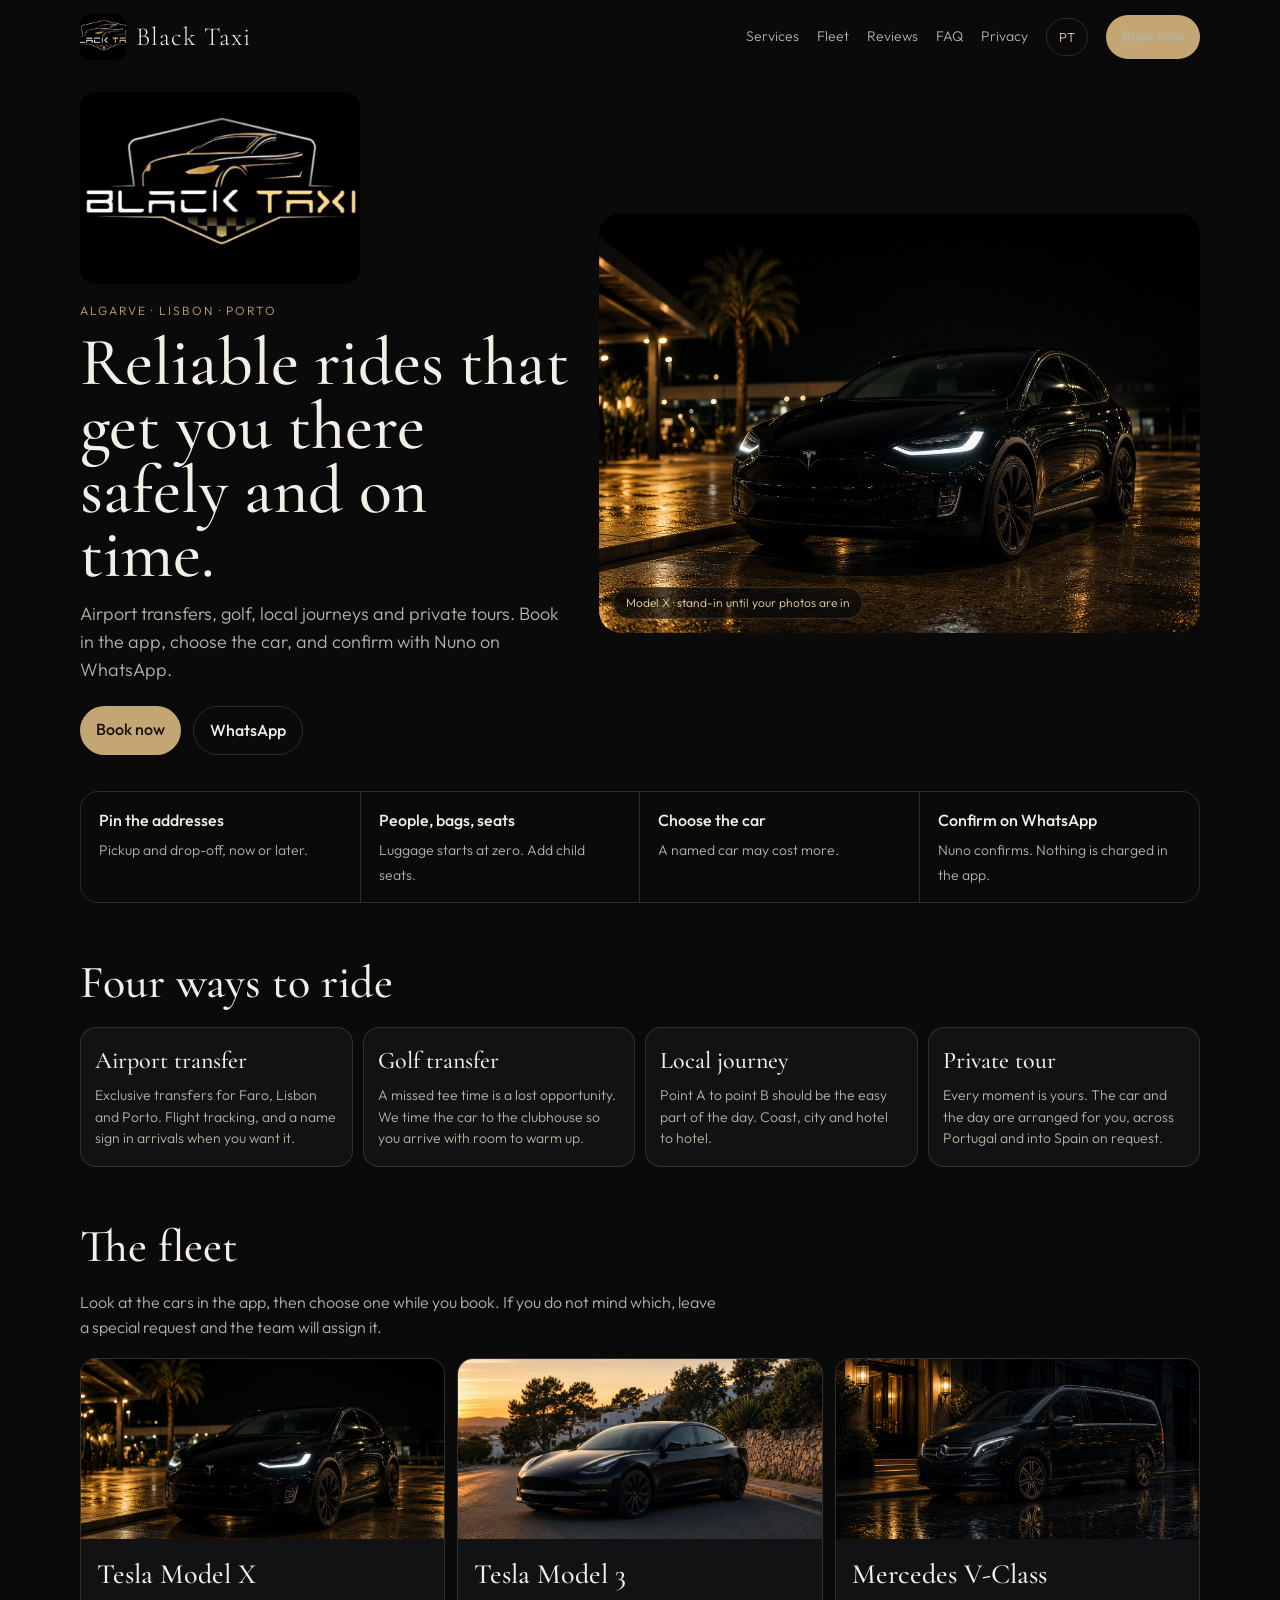
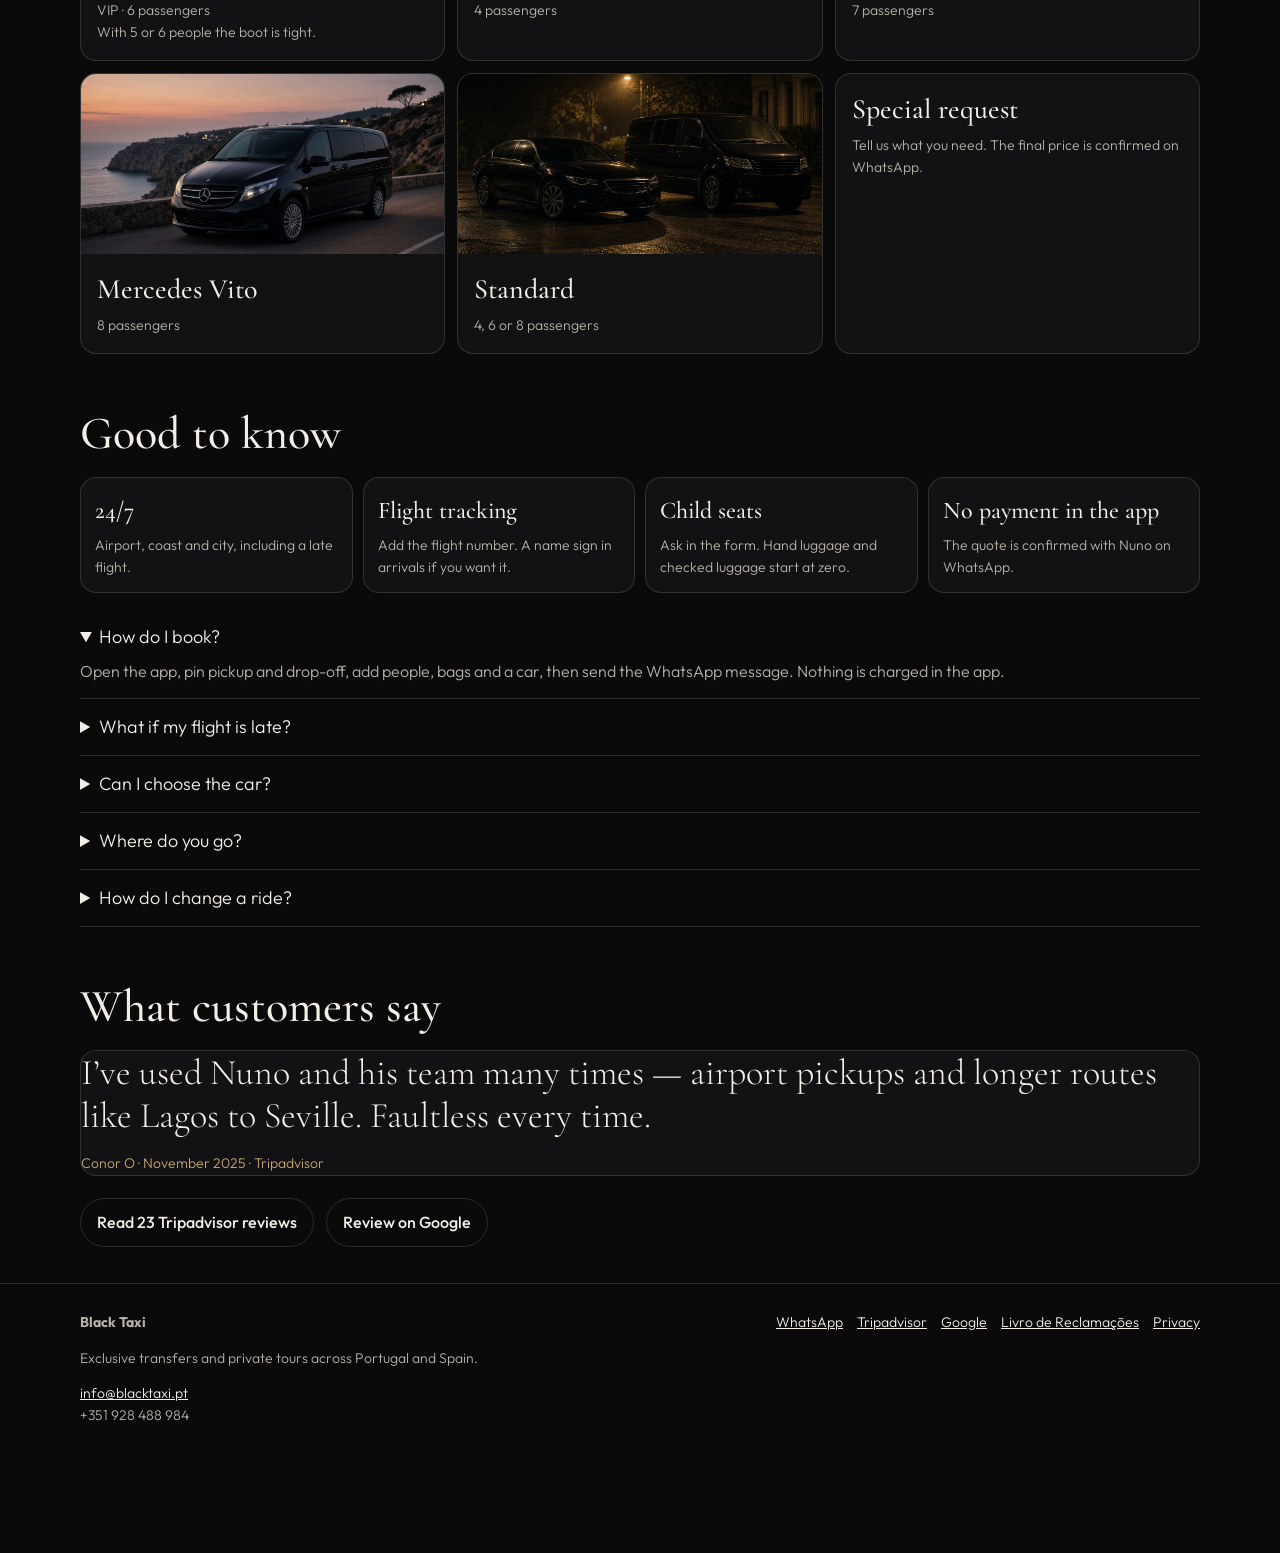
<file: index.html>
<!DOCTYPE html>
<html lang="en">
<head>
  <meta charset="utf-8" />
  <meta name="viewport" content="width=device-width, initial-scale=1" />
  <title>Black Taxi — Private transfers in the Algarve</title>
  <meta name="description" content="Private transfers and tours in the Algarve, Lisbon and Porto. Book in the app. Confirmed on WhatsApp." />
  <link rel="preconnect" href="https://fonts.googleapis.com" />
  <link rel="preconnect" href="https://fonts.gstatic.com" crossorigin />
  <link href="https://fonts.googleapis.com/css2?family=Cormorant+Garamond:ital,wght@0,500;0,600;1,500&family=Outfit:wght@300;400;500;600&display=swap" rel="stylesheet" />
  <link rel="stylesheet" href="styles.css" />
</head>
<body>
  <header class="nav">
    <a class="brand" href="index.html">
      <img src="assets/logo.jpg" alt="Black Taxi" />
      <span>Black Taxi</span>
    </a>
    <nav class="nav-links">
      <a href="#services" data-i="services">Services</a>
      <a href="#fleet" data-i="fleet">Fleet</a>
      <a href="#reviews" data-i="reviews">Reviews</a>
      <a href="#faq" data-i="faq">FAQ</a>
      <a href="privacy.html" data-i="privacy">Privacy</a>
      <button class="lang" type="button" data-lang>PT</button>
      <a class="book" href="https://blacktaxi.grok.me/book" data-i="book">Book now</a>
    </nav>
  </header>

  <main class="wrap">
    <section class="hero">
      <div>
        <img class="mark" src="assets/logo.jpg" alt="Black Taxi mark" />
        <p class="eyebrow" data-i="eyebrow">Algarve · Lisbon · Porto</p>
        <h1 data-i="h1">Reliable rides that get you there safely and on time.</h1>
        <p class="lead" data-i="lead">Airport transfers, golf, local journeys and private tours. Book in the app, choose the car, and confirm with Nuno on WhatsApp.</p>
        <div class="actions">
          <a class="btn" href="https://blacktaxi.grok.me/book" data-i="book">Book now</a>
          <a class="btn ghost" href="https://wa.me/351928488984" data-i="whatsapp">WhatsApp</a>
        </div>
      </div>
      <div class="hero-photo">
        <img src="assets/modelx.jpg" alt="Black Model X at night" />
        <span class="caption" data-i="heroCap">Model X · stand-in until your photos are in</span>
      </div>
    </section>

    <div class="path" aria-label="How booking works">
      <div><strong data-i="st1">Pin the addresses</strong><span data-i="st1s">Pickup and drop-off, now or later.</span></div>
      <div><strong data-i="st2">People and bags</strong><span data-i="st2s">Luggage starts at zero. Add child seats.</span></div>
      <div><strong data-i="st3">Choose the car</strong><span data-i="st3s">A named car may cost more.</span></div>
      <div><strong data-i="st4">WhatsApp</strong><span data-i="st4s">Nuno confirms. Nothing is charged in the app.</span></div>
    </div>

    <section id="services">
      <h2 data-i="sTitle">Four ways to ride</h2>
      <div class="services">
        <article>
          <h3 data-i="airport">Airport transfer</h3>
          <p data-i="airportP">Faro, Lisbon and Porto. Flight tracking, and a name sign if you want it.</p>
        </article>
        <article>
          <h3 data-i="golf">Golf transfer</h3>
          <p data-i="golfP">Timed to the clubhouse, so the tee time is not the thing you miss.</p>
        </article>
        <article>
          <h3 data-i="local">Local journey</h3>
          <p data-i="localP">Coast, city, hotel to hotel. The easy part of the day.</p>
        </article>
        <article>
          <h3 data-i="tour">Private tour</h3>
          <p data-i="tourP">The car is yours for the day. Spain on request.</p>
        </article>
      </div>
    </section>

    <section id="fleet">
      <h2 data-i="fTitle">The fleet</h2>
      <p class="sub" data-i="fSub">Choose one in the app, or leave a special request and the team assigns the car.</p>
      <div class="fleet">
        <article class="car">
          <img src="assets/modelx.jpg" alt="Tesla Model X" />
          <div>
            <h3 data-i="x">Tesla Model X</h3>
            <p data-i="xp">VIP · 6 passengers</p>
            <p class="note" data-i="xnote">With 5 or 6 people the boot is tight.</p>
          </div>
        </article>
        <article class="car">
          <img src="assets/model3.jpg" alt="Tesla Model 3" />
          <div>
            <h3 data-i="m3">Tesla Model 3</h3>
            <p data-i="m3p">4 passengers</p>
          </div>
        </article>
        <article class="car">
          <img src="assets/vclass.jpg" alt="Mercedes V-Class" />
          <div>
            <h3 data-i="v">Mercedes V-Class</h3>
            <p data-i="vp">7 passengers</p>
          </div>
        </article>
        <article class="car">
          <img src="assets/vito.jpg" alt="Mercedes Vito" />
          <div>
            <h3 data-i="vito">Mercedes Vito</h3>
            <p data-i="vitop">8 passengers</p>
          </div>
        </article>
        <article class="car">
          <img src="assets/standard.jpg" alt="Standard cars" />
          <div>
            <h3 data-i="std">Standard</h3>
            <p data-i="stdp">4, 6 or 8 passengers</p>
          </div>
        </article>
        <article class="car">
          <div>
            <h3 data-i="special">Special request</h3>
            <p data-i="specialp">Tell us what you need. The quote is confirmed on WhatsApp.</p>
          </div>
        </article>
      </div>
    </section>

    <section id="faq">
      <h2 data-i="faqTitle">Good to know</h2>
      <div class="know">
        <article><h3 data-i="k1">24/7</h3><p data-i="k1p">Airport, coast and city, including a late flight.</p></article>
        <article><h3 data-i="k2">Flight tracking</h3><p data-i="k2p">Add the flight number. A name sign in arrivals if you want it.</p></article>
        <article><h3 data-i="k3">Child seats</h3><p data-i="k3p">Ask in the form. Hand luggage and checked luggage start at zero.</p></article>
        <article><h3 data-i="k4">No payment in the app</h3><p data-i="k4p">The quote is confirmed with Nuno on WhatsApp.</p></article>
      </div>
      <div class="faq">
        <details open>
          <summary data-i="fq1">How do I book?</summary>
          <p data-i="fa1">Open the app, pin pickup and drop-off, add people, bags and a car, then send the WhatsApp message. Nothing is charged in the app.</p>
        </details>
        <details>
          <summary data-i="fq2">What if my flight is late?</summary>
          <p data-i="fa2">Put the flight number in the note. We track the flight. Message WhatsApp if the plan changes.</p>
        </details>
        <details>
          <summary data-i="fq3">Can I choose the car?</summary>
          <p data-i="fa3">Yes. Model X, Model 3, V-Class, Vito, a standard car, or a special request. A named car may cost more. If you do not mind, the team assigns one.</p>
        </details>
        <details>
          <summary data-i="fq4">Where do you go?</summary>
          <p data-i="fa4">Algarve, Lisbon and Porto. Faro, Lisbon and Porto airports. Spain on request, including longer runs such as Lagos to Seville.</p>
        </details>
        <details>
          <summary data-i="fq5">How do I change a ride?</summary>
          <p data-i="fa5">Reply on the same WhatsApp chat with the reference. We do not publish a cancellation fee here.</p>
        </details>
      </div>
    </section>

    <section id="reviews">
      <h2 data-i="rTitle">What customers say</h2>
      <article class="quote">
        <p data-i="q1">I’ve used Nuno and his team many times — airport pickups and longer routes like Lagos to Seville. Faultless every time.</p>
        <div class="who">Conor O · November 2025 · Tripadvisor</div>
      </article>
      <div class="actions">
        <a class="btn ghost" href="https://www.tripadvisor.pt/Attraction_Review-g189117-d34196242-Reviews-Black_Taxi-Lagos_Faro_District_Algarve.html" data-i="read">Read 23 Tripadvisor reviews</a>
        <a class="btn ghost" href="https://search.google.com/local/writereview?placeid=ChIJmSr0-dzE8KQRjGhUb8ZGeVg" data-i="google">Review on Google</a>
      </div>
    </section>
  </main>

  <footer>
    <div class="wrap foot">
      <div>
        <strong>Black Taxi</strong>
        <p data-i="foot">Exclusive transfers and private tours across Portugal and Spain.</p>
        <p><a href="mailto:info@blacktaxi.pt">info@blacktaxi.pt</a><br />+351 928 488 984</p>
      </div>
      <div class="links">
        <a href="https://wa.me/351928488984">WhatsApp</a>
        <a href="https://www.tripadvisor.pt/Attraction_Review-g189117-d34196242-Reviews-Black_Taxi-Lagos_Faro_District_Algarve.html">Tripadvisor</a>
        <a href="https://search.google.com/local/writereview?placeid=ChIJmSr0-dzE8KQRjGhUb8ZGeVg">Google</a>
        <a href="https://www.livroreclamacoes.pt/inicio">Livro de Reclamações</a>
        <a href="privacy.html" data-i="privacy">Privacy</a>
      </div>
    </div>
  </footer>

  <div class="dock">
    <button class="dock-lang" type="button" data-lang>PT</button>
    <a class="btn ghost" href="https://wa.me/351928488984" data-i="whatsapp">WhatsApp</a>
    <a class="btn" href="https://blacktaxi.grok.me/book" data-i="book">Book now</a>
  </div>
  <script src="app.js"></script>
</body>
</html>
</file>
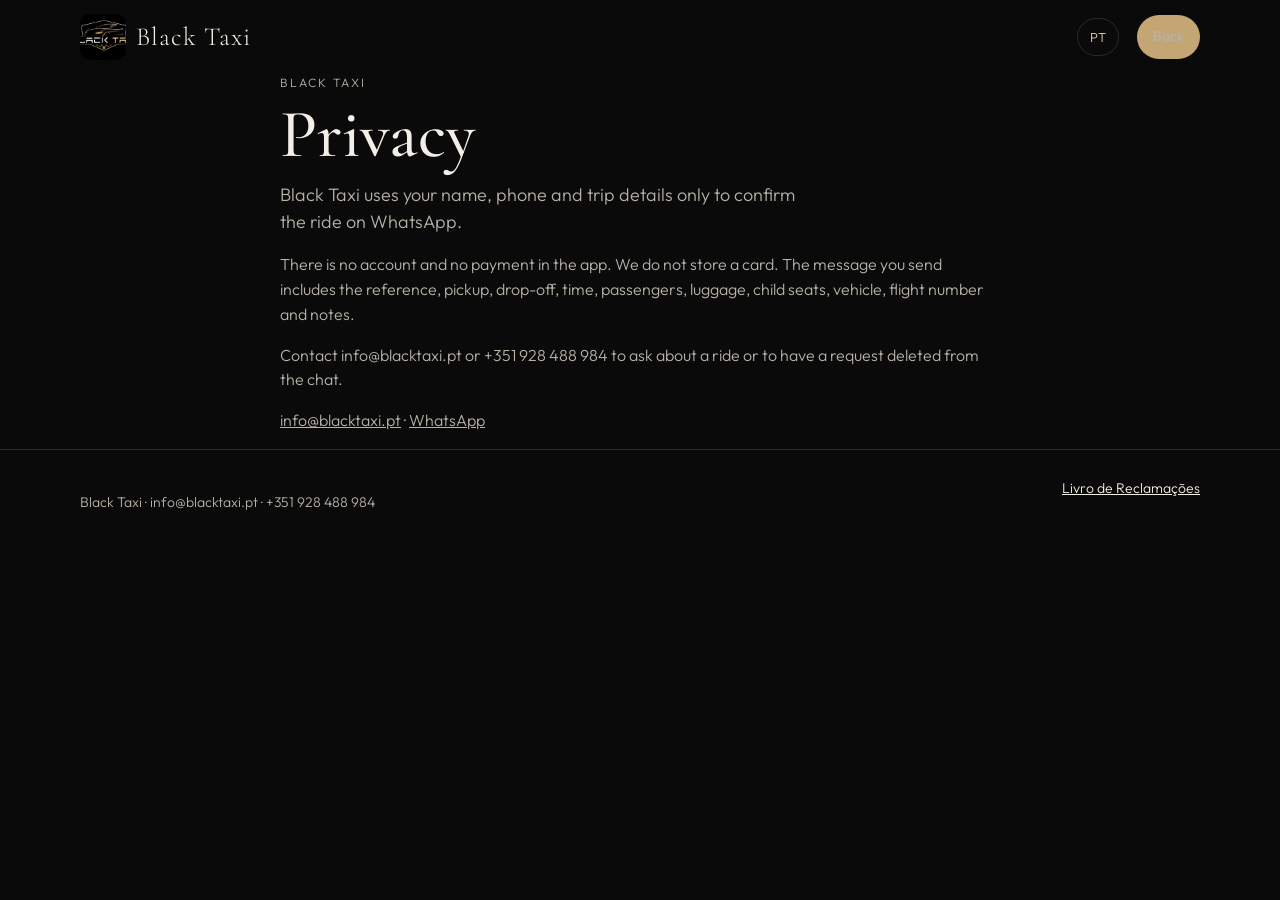
<file: privacy.html>
<!DOCTYPE html>
<html lang="en">
<head>
  <meta charset="utf-8" />
  <meta name="viewport" content="width=device-width, initial-scale=1" />
  <title>Privacy — Black Taxi</title>
  <meta name="description" content="How Black Taxi uses your name, phone and trip details." />
  <link rel="preconnect" href="https://fonts.googleapis.com" />
  <link rel="preconnect" href="https://fonts.gstatic.com" crossorigin />
  <link href="https://fonts.googleapis.com/css2?family=Cormorant+Garamond:wght@500;600&family=Outfit:wght@300;400;500&display=swap" rel="stylesheet" />
  <link rel="stylesheet" href="styles.css" />
</head>
<body>
  <header class="nav">
    <a class="brand" href="index.html">
      <img src="assets/logo.jpg" alt="Black Taxi" />
      <span>Black Taxi</span>
    </a>
    <nav class="nav-links">
      <button class="lang" type="button" data-lang>PT</button>
      <a class="book" href="index.html" data-i="back">Back</a>
    </nav>
  </header>
  <main class="wrap legal">
    <p class="eyebrow">Black Taxi</p>
    <h1 data-i="ph1">Privacy</h1>
    <p class="lead" data-i="phLead">Black Taxi uses your name, phone and trip details only to confirm the ride on WhatsApp.</p>
    <p data-i="ph2">There is no account and no payment in the app. We do not store a card. The message you send includes the reference, pickup, drop-off, time, passengers, luggage, child seats, vehicle, flight number and notes.</p>
    <p data-i="ph3">Contact info@blacktaxi.pt or +351 928 488 984 to ask about a ride or to have a request deleted from the chat.</p>
    <p><a href="mailto:info@blacktaxi.pt">info@blacktaxi.pt</a> · <a href="https://wa.me/351928488984">WhatsApp</a></p>
  </main>
  <footer>
    <div class="wrap foot">
      <p>Black Taxi · info@blacktaxi.pt · +351 928 488 984</p>
      <a href="https://www.livroreclamacoes.pt/inicio">Livro de Reclamações</a>
    </div>
  </footer>
  <div class="dock">
    <button class="dock-lang" type="button" data-lang>PT</button>
    <a class="btn ghost" href="https://wa.me/351928488984">WhatsApp</a>
    <a class="btn" href="https://blacktaxi.grok.me/book" data-i="book">Book now</a>
  </div>
  <script src="app.js"></script>
</body>
</html>
</file>
<file: styles.css>
:root {
  --bg: #0a0a0b;
  --bg-2: #121214;
  --cream: #f4efe6;
  --gold: #c4a574;
  --gold-2: #e4d2b0;
  --muted: #b7b1a6;
  --line: rgba(244, 239, 230, 0.14);
}
* { box-sizing: border-box; }
html { scroll-behavior: smooth; }
body {
  margin: 0;
  background: var(--bg);
  color: var(--cream);
  font-family: Outfit, ui-sans-serif, system-ui, sans-serif;
  font-weight: 300;
  line-height: 1.55;
  padding-bottom: 76px;
}
img { max-width: 100%; display: block; }
a { color: inherit; }
.wrap { width: min(1120px, calc(100% - 32px)); margin: 0 auto; }
.nav {
  position: sticky;
  top: 0;
  z-index: 20;
  display: flex;
  align-items: center;
  justify-content: space-between;
  gap: 16px;
  width: min(1120px, calc(100% - 32px));
  margin: 0 auto;
  padding: 14px 0;
  background: rgba(10, 10, 11, 0.9);
  backdrop-filter: blur(14px);
}
.brand { display: flex; align-items: center; gap: 10px; text-decoration: none; }
.brand img { width: 46px; height: 46px; object-fit: cover; border-radius: 10px; }
.brand span { font-family: "Cormorant Garamond", serif; font-size: 26px; letter-spacing: 0.04em; }
.nav-links { display: flex; gap: 18px; align-items: center; }
.nav-links a { text-decoration: none; color: var(--muted); font-size: 14px; }
.nav-links a:hover { color: var(--cream); }
.lang, .dock-lang {
  border: 1px solid var(--line);
  background: transparent;
  color: var(--gold-2);
  border-radius: 999px;
  padding: 8px 12px;
  font: inherit;
  font-size: 13px;
  cursor: pointer;
}
.book, .btn {
  background: var(--gold);
  color: #1a140c;
  text-decoration: none;
  padding: 11px 16px;
  border-radius: 999px;
  font-weight: 500;
  border: 0;
}
.ghost { background: transparent; color: var(--cream); border: 1px solid var(--line); }
.hero {
  display: grid;
  grid-template-columns: 0.9fr 1.1fr;
  gap: 28px;
  align-items: center;
  padding: 18px 0 28px;
}
.mark {
  width: min(280px, 70%);
  margin-bottom: 18px;
  border-radius: 16px;
}
.eyebrow {
  color: var(--gold);
  letter-spacing: 0.16em;
  text-transform: uppercase;
  font-size: 12px;
  margin: 0 0 10px;
}
h1, h2, h3 { font-family: "Cormorant Garamond", serif; font-weight: 500; }
h1 { font-size: clamp(42px, 5.4vw, 68px); line-height: 0.94; margin: 0 0 14px; }
.lead { max-width: 520px; font-size: 18px; color: var(--muted); margin: 0; }
.actions { display: flex; flex-wrap: wrap; gap: 12px; margin-top: 22px; }
.hero-photo { position: relative; border-radius: 22px; overflow: hidden; min-height: 420px; }
.hero-photo img { width: 100%; height: 100%; object-fit: cover; min-height: 420px; }
.caption {
  position: absolute;
  left: 14px;
  bottom: 14px;
  background: rgba(10, 10, 11, 0.72);
  border: 1px solid var(--line);
  border-radius: 999px;
  padding: 6px 12px;
  font-size: 12px;
  color: var(--gold-2);
}
.path {
  display: grid;
  grid-template-columns: repeat(4, 1fr);
  border: 1px solid var(--line);
  border-radius: 18px;
  overflow: hidden;
  margin: 8px 0 36px;
}
.path div { padding: 16px 18px; border-right: 1px solid var(--line); }
.path div:last-child { border-right: 0; }
.path strong { display: block; font-weight: 500; margin-bottom: 4px; }
.path span { color: var(--muted); font-size: 14px; }
section { padding: 8px 0 36px; }
h2 { font-size: clamp(32px, 4vw, 46px); margin: 0 0 8px; }
.sub { color: var(--muted); max-width: 640px; margin: 0 0 18px; }
.services { display: grid; grid-template-columns: repeat(4, 1fr); gap: 10px; }
.services article, .car, .quote {
  border: 1px solid var(--line);
  background: var(--bg-2);
  border-radius: 16px;
}
.services article { padding: 14px 14px 16px; }
.services h3 { margin: 0 0 6px; font-size: 24px; }
.services p, .car p { margin: 0; color: var(--muted); font-size: 14px; }
.fleet { display: grid; grid-template-columns: repeat(3, 1fr); gap: 12px; }
.car { overflow: hidden; }
.car img { width: 100%; height: 180px; object-fit: cover; }
.car div { padding: 14px 16px 16px; }
.car h3 { margin: 0 0 4px; font-size: 28px; }
.note { color: var(--gold-2); font-size: 13px; margin-top: 6px; }
.know { display: grid; grid-template-columns: repeat(4, 1fr); gap: 10px; margin-bottom: 16px; }
.know article { border: 1px solid var(--line); border-radius: 16px; padding: 14px; background: var(--bg-2); }
.know h3 { margin: 0 0 6px; font-size: 24px; }
.know p { margin: 0; color: var(--muted); font-size: 14px; }
.faq details { border-bottom: 1px solid var(--line); padding: 14px 0; }
.faq summary { cursor: pointer; font-size: 18px; }
.faq p { color: var(--muted); margin: 8px 0 0; }
.quote p { font-family: "Cormorant Garamond", serif; font-size: clamp(26px, 3vw, 36px); line-height: 1.2; margin: 0; }
.who { margin-top: 16px; color: var(--gold); font-size: 14px; font-family: Outfit, sans-serif; }
footer { border-top: 1px solid var(--line); padding: 28px 0 36px; color: var(--muted); font-size: 14px; }
.foot { display: flex; justify-content: space-between; gap: 18px; flex-wrap: wrap; }
.foot a { color: var(--cream); }
.links { display: flex; flex-wrap: wrap; gap: 14px; }
.dock {
  position: fixed;
  left: 0;
  right: 0;
  bottom: 0;
  z-index: 30;
  display: none;
  gap: 8px;
  align-items: center;
  justify-content: space-between;
  padding: 10px 12px calc(10px + env(safe-area-inset-bottom));
  background: rgba(10, 10, 11, 0.94);
  border-top: 1px solid var(--line);
}
.dock a, .dock button { flex: 1; text-align: center; }
.legal { max-width: 720px; }
.legal p { color: var(--muted); }
@media (max-width: 860px) {
  .hero, .path, .services, .fleet, .know { grid-template-columns: 1fr; }
  .path div { border-right: 0; border-bottom: 1px solid var(--line); }
  .nav-links a:not(.book) { display: none; }
  .nav-links .book, .nav-links .lang { display: none; }
  .dock { display: flex; }
  .hero-photo, .hero-photo img { min-height: 260px; }
}
</file>
